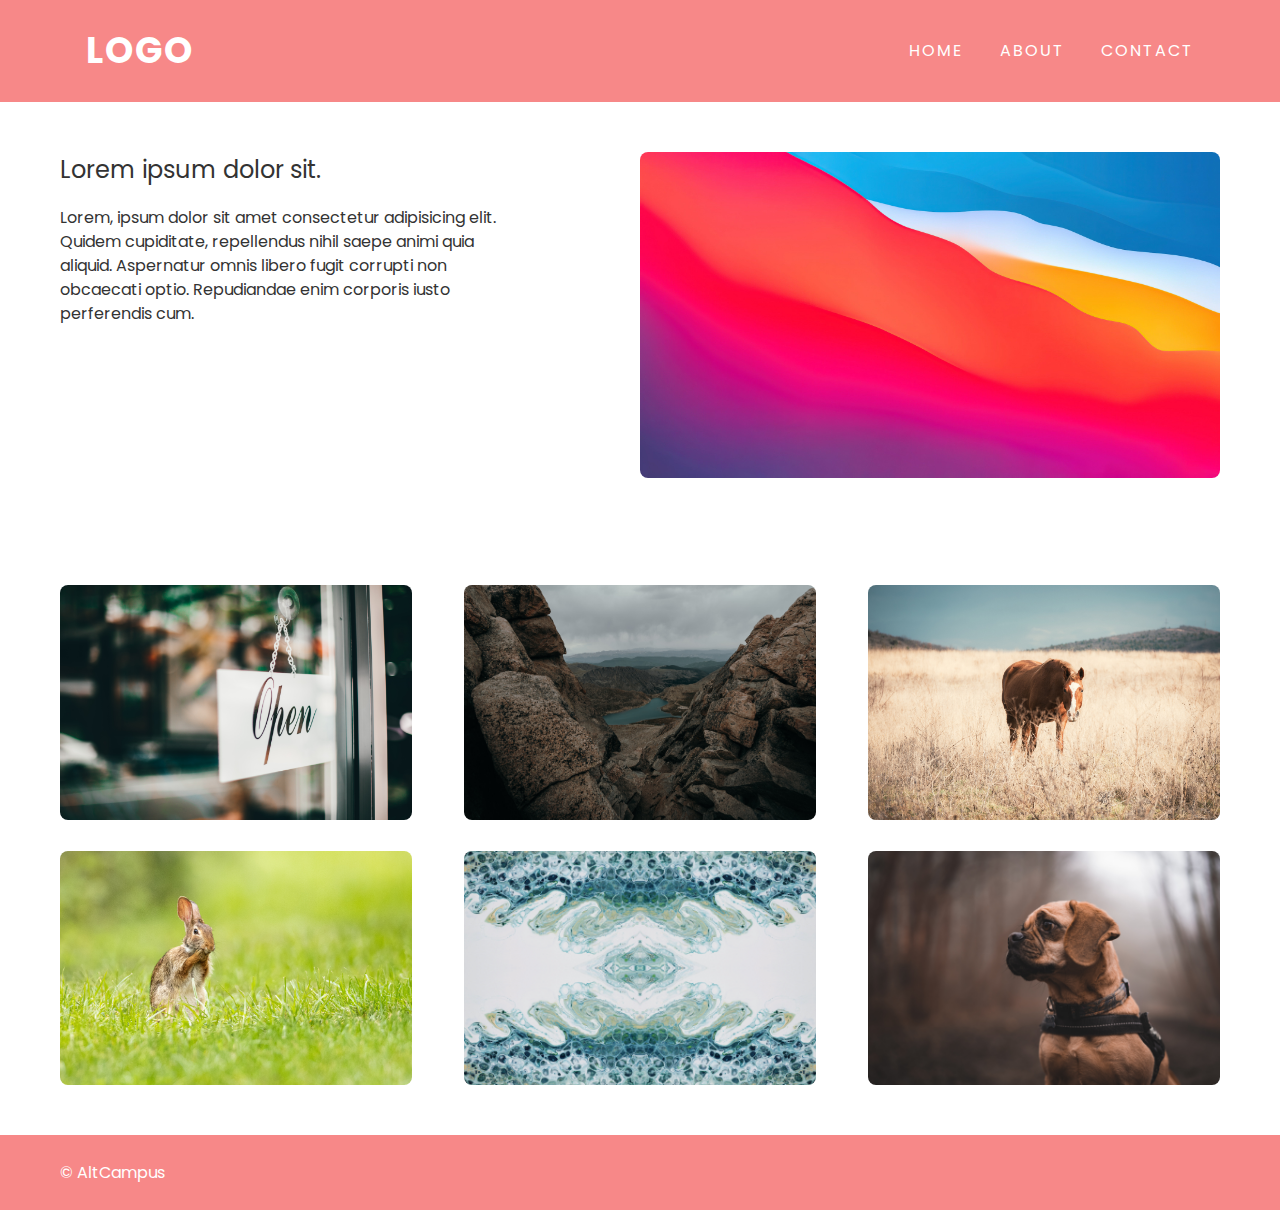
<file: block-BHaabk/index.html>
<!-- 
1. Create a simple page having a header, main content, and a footer.

2. Inside the header keep the brand name to the left and all the navigation to the right.

4. Inside the main content take an article section having two columns. In the first column put a heading and some introductory text of the article and in the second column take an image.

5. After the article section, take a gallery section, in which there will be two rows and in both the row there will be three columns. Each column must have a different image.

6. After the gallery section footer will come.

7. Use flexbox properties and values to create columns.
 -->
<!DOCTYPE html>
<html lang="en">
  <head>
    <meta charset="UTF-8" />
    <meta http-equiv="X-UA-Compatible" content="IE=edge" />
    <meta name="viewport" content="width=device-width, initial-scale=1.0" />
    <title>Blog and Gallery | Flexbox</title>
    <link rel="stylesheet" href="assests/stylesheet/style.css" />
    <link
      rel="stylesheet"
      href="https://cdnjs.cloudflare.com/ajax/libs/font-awesome/6.0.0-beta3/css/all.min.css"
      integrity="sha512-Fo3rlrZj/k7ujTnHg4CGR2D7kSs0v4LLanw2qksYuRlEzO+tcaEPQogQ0KaoGN26/zrn20ImR1DfuLWnOo7aBA=="
      crossorigin="anonymous"
      referrerpolicy="no-referrer"
    />
  </head>
  <body>
    <header>
      <div class="nav-container">
        <a href="#">
          <h1 class="logo">Logo</h1>
        </a>
        <nav class="nav">
          <a href="#">Home</a>
          <a href="#">About</a>
          <a href="#">Contact</a>
        </nav>
      </div>
    </header>
    <main>
      <div class="container">
        <section class="article-section">
          <article class="article">
            <h2>Lorem ipsum dolor sit.</h2>
            <p>
              Lorem, ipsum dolor sit amet consectetur adipisicing elit. Quidem
              cupiditate, repellendus nihil saepe animi quia aliquid. Aspernatur
              omnis libero fugit corrupti non obcaecati optio. Repudiandae enim
              corporis iusto perferendis cum.
            </p>
          </article>
          <div class="article-img">
            <img
              src="assests/media/wp9139426-mac-os-big-sur-4k-wallpapers.jpg"
              alt="mac wallpaper"
            />
          </div>
        </section>

        <section class="gallery">
          <img
            src="assests/media/anima-visual-PS_-DwoNUJ4-unsplash.jpg"
            alt="window"
          />
          <img
            src="assests/media/clay-banks-33BrkP9x8Cw-unsplash.jpg"
            alt="clay banks"
          />
          <img
            src="assests/media/james-kovin-QtBRQw0rFLE-unsplash.jpg"
            alt="horse"
          />
          <img
            src="assests/media/mathew-schwartz-7gl8ffzOwZU-unsplash.jpg"
            alt="rabbit"
          />
          <img
            src="assests/media/susan-wilkinson-YOpB7OifsZQ-unsplash.jpg"
            alt="water"
          />
          <img
            src="assests/media/tom-hills-BxQ2RosF3A8-unsplash.jpg"
            alt="dog"
          />
        </section>
      </div>
    </main>
    <footer>
      <div class="container footer-container">
        <p>&copy; AltCampus</p>
        <nav>
          <a href="#"><i class="fab fa-facebook-f"></i></a>
          <a href="#"><i class="fab fa-twitter"></i></a>
          <a href="#"><i class="fab fa-instagram"></i></a>
        </nav>
      </div>
    </footer>
  </body>
</html>
</file>
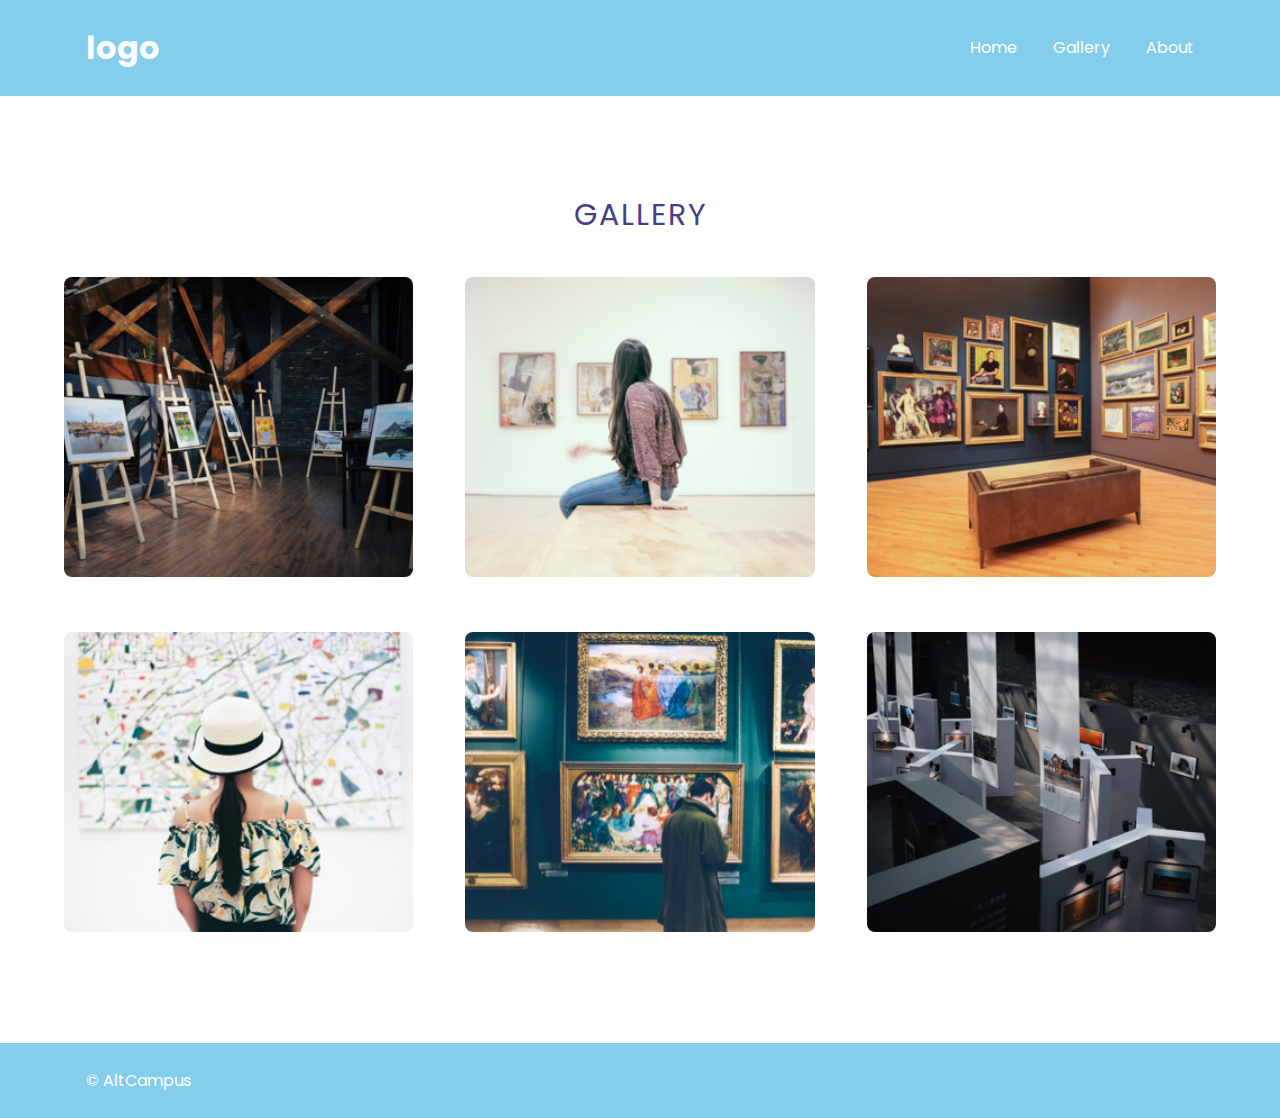
<file: block-BHaabn/index.html>
<!-- 
- Create a gallery using flexbox according to the layout shown below.

![Flex Shrink Property](https://raw.githubusercontent.com/suraj122/AC-STYLE-images/master/flexbox/ex-1.png)

- Using CSS resets is necessary.
- Use semantic tags and keep the nesting and indentation proper.
-->
<!DOCTYPE html>
<html lang="en">
  <head>
    <meta charset="UTF-8" />
    <meta http-equiv="X-UA-Compatible" content="IE=edge" />
    <meta name="viewport" content="width=device-width, initial-scale=1.0" />
    <title>Gallery | Flexbox</title>
    <link rel="stylesheet" href="assets/stylesheet/style.css" />
    <link
      rel="stylesheet"
      href="https://cdnjs.cloudflare.com/ajax/libs/font-awesome/6.0.0-beta3/css/all.min.css"
      integrity="sha512-Fo3rlrZj/k7ujTnHg4CGR2D7kSs0v4LLanw2qksYuRlEzO+tcaEPQogQ0KaoGN26/zrn20ImR1DfuLWnOo7aBA=="
      crossorigin="anonymous"
      referrerpolicy="no-referrer"
    />
  </head>
  <body>
    <header class="header">
      <div class="container flex">
        <a href="#">
          <h1 class="logo">logo</h1>
        </a>
        <nav class="nav">
          <a href="#">Home</a>
          <a href="#">Gallery</a>
          <a href="#">About</a>
        </nav>
      </div>
    </header>
    <main>
      <div class="container">
        <header>
          <h2>Gallery</h2>
        </header>
        <div class="flex">
          <div class="gallery-img">
            <img src="assets/media/01.png" alt="01" />
          </div>
          <div class="gallery-img">
            <img src="assets/media/02.png" alt="02" />
          </div>
          <div class="gallery-img">
            <img src="assets/media/03.png" alt="03" />
          </div>
        </div>
        <div class="flex">
          <div class="gallery-img">
            <img src="assets/media/04.png" alt="04" />
          </div>
          <div class="gallery-img">
            <img src="assets/media/05.png" alt="05" />
          </div>
          <div class="gallery-img">
            <img src="assets/media/06.png" alt="06" />
          </div>
        </div>
      </div>
    </main>
    <footer>
      <div class="container flex">
        <p>&copy; AltCampus</p>
        <nav>
          <a href="#"><i class="fab fa-facebook-f"></i></a>
          <a href="#"><i class="fab fa-twitter"></i></a>
          <a href="#"><i class="fab fa-linkedin-in"></i></a>
        </nav>
      </div>
    </footer>
  </body>
</html>
</file>
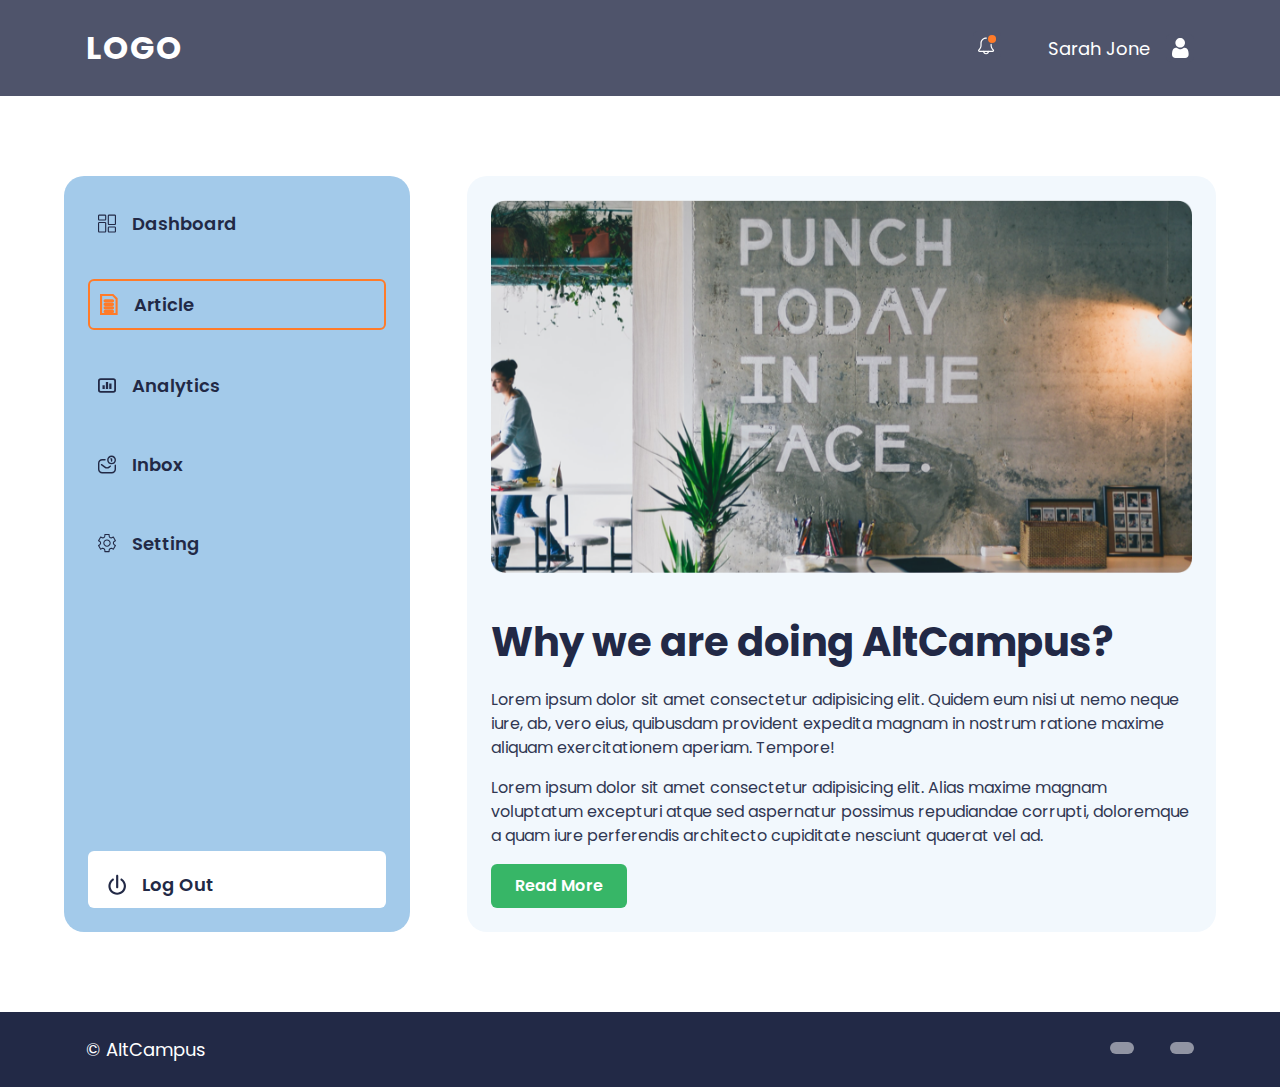
<file: block-BHaabo/index.html>
<!-- 
- Create a page using flexbox according to the layout shown below.

![Flex Shrink Property](https://raw.githubusercontent.com/suraj122/AC-STYLE-images/master/flexbox/ex-2.png)

- Using CSS resets is necessary.
- Use semantic tags and keep the nesting and indentation proper. 
-->
<!DOCTYPE html>
<html lang="en">
  <head>
    <meta charset="UTF-8" />
    <meta http-equiv="X-UA-Compatible" content="IE=edge" />
    <meta name="viewport" content="width=device-width, initial-scale=1.0" />
    <title>Blog Dashboard | Flexbox</title>
    <link rel="stylesheet" href="assets/stylesheet/style.css" />
    <link
      rel="stylesheet"
      href="https://cdnjs.cloudflare.com/ajax/libs/font-awesome/6.0.0-beta3/css/all.min.css"
      integrity="sha512-Fo3rlrZj/k7ujTnHg4CGR2D7kSs0v4LLanw2qksYuRlEzO+tcaEPQogQ0KaoGN26/zrn20ImR1DfuLWnOo7aBA=="
      crossorigin="anonymous"
      referrerpolicy="no-referrer"
    />
  </head>
  <body>
    <header class="header">
      <div class="container flex">
        <a href="#" class="logo">LOGO</a>
        <nav class="nav flex">
          <a href="#"><img src="assets/icons/bell.svg" alt="bell" /></a>
          <a class="user flex" href="#">
            <p>Sarah Jone</p>
            <img class="user-icon" src="assets/icons/user.svg" alt="user" />
          </a>
        </nav>
      </div>
    </header>
    <main>
      <div class="container flex">
        <aside class="aside">
          <nav class="aside-nav">
            <a class="option" href="#">
              <img src="assets/icons/dashboard.svg" alt="dashboard" />
              <p class="option-type">Dashboard</p>
            </a>
            <a class="option option-article" href="#">
              <img src="assets/icons/article.svg" alt="article" />
              <p class="option-type article">Article</p>
            </a>
            <a class="option" href="#">
              <img src="assets/icons/analytics.svg" alt="analytics" />
              <p class="option-type">Analytics</p>
            </a>
            <a class="option" href="#">
              <img src="assets/icons/inbox.svg" alt="inbox" />
              <p class="option-type">Inbox</p>
            </a>
            <a class="option" href="#">
              <img src="assets/icons/setting.svg" alt="setting" />
              <p class="option-type">Setting</p>
            </a>
          </nav>
          <div class="aside-div">
            <a class="option" href="#">
              <img src="assets/icons/log-out.svg" alt="log-out" />
              <p class="option-type">Log Out</p>
            </a>
          </div>
        </aside>
        <section class="hero-section">
          <article class="hero-article">
            <img class="hero-img" src="assets/media/01.png" alt="01" />
            <h1 class="hero-heading">Why we are doing AltCampus?</h1>
            <p class="hero-text">
              Lorem ipsum dolor sit amet consectetur adipisicing elit. Quidem
              eum nisi ut nemo neque iure, ab, vero eius, quibusdam provident
              expedita magnam in nostrum ratione maxime aliquam exercitationem
              aperiam. Tempore!
            </p>
            <p class="hero-text">
              Lorem ipsum dolor sit amet consectetur adipisicing elit. Alias
              maxime magnam voluptatum excepturi atque sed aspernatur possimus
              repudiandae corrupti, doloremque a quam iure perferendis
              architecto cupiditate nesciunt quaerat vel ad.
            </p>
            <a href="#" class="read-more">Read More</a>
          </article>
        </section>
      </div>
    </main>
    <footer>
      <div class="container flex">
        <p>&copy; AltCampus</p>
        <nav>
          <a href="#"><i class="fab fa-facebook-f"></i></a>
          <a href="#"><i class="fab fa-twitter"></i></a>
        </nav>
      </div>
    </footer>
  </body>
</html>
</file>
<file: block-BHaabk/assests/stylesheet/style.css>
/* http://meyerweb.com/eric/tools/css/reset/ 
   v2.0 | 20110126
   License: none (public domain)
*/
@import url("https://fonts.googleapis.com/css2?family=Poppins:wght@300;400;500;700&display=swap");

html,
body,
div,
span,
applet,
object,
iframe,
h1,
h2,
h3,
h4,
h5,
h6,
p,
blockquote,
pre,
a,
abbr,
acronym,
address,
big,
cite,
code,
del,
dfn,
em,
img,
ins,
kbd,
q,
s,
samp,
small,
strike,
strong,
sub,
sup,
tt,
var,
b,
u,
i,
center,
dl,
dt,
dd,
ol,
ul,
li,
fieldset,
form,
label,
legend,
table,
caption,
tbody,
tfoot,
thead,
tr,
th,
td,
article,
aside,
canvas,
details,
embed,
figure,
figcaption,
footer,
header,
hgroup,
menu,
nav,
output,
ruby,
section,
summary,
time,
mark,
audio,
video {
  margin: 0;
  padding: 0;
  border: 0;
  font-size: 100%;
  font: inherit;
  vertical-align: baseline;
}
/* HTML5 display-role reset for older browsers */
article,
aside,
details,
figcaption,
figure,
footer,
header,
hgroup,
menu,
nav,
section {
  display: block;
}
body {
  line-height: 1;
}
ol,
ul {
  list-style: none;
}
blockquote,
q {
  quotes: none;
}
blockquote:before,
blockquote:after,
q:before,
q:after {
  content: "";
  content: none;
}
table {
  border-collapse: collapse;
  border-spacing: 0;
}
*,
*::before,
*::after {
  box-sizing: border-box;
}
body {
  font-size: 16px;
  line-height: 1.5;
  color: #333;
  font-family: "Poppins", sans-serif;
}
a {
  text-decoration: none;
  color: #fff;
}
img {
  width: 100%;
  border-radius: 8px;
}
.nav-container {
  width: 90%;
  max-width: 1160px;
  margin: 0 auto;
  display: flex;
  justify-content: space-between;
  align-items: center;
}
.container {
  max-width: 1160px;
  width: 100%;
  margin: 0 auto;
}
/* Header */
header {
  background: #f78888;
  padding: 24px;
}
.logo {
  font-size: 36px;
  font-weight: bold;
}
.nav a {
  margin-left: 32px;
}
.logo,
.nav a {
  text-transform: uppercase;
  letter-spacing: 2px;
}
.nav a:hover {
  border-bottom: 1px solid #fff;
}
/* Article Section */
.article-section {
  display: flex;
  justify-content: space-between;
  align-items: flex-start;
  padding: 50px 0;
}
.article {
  width: 40%;
}
.article-img {
  width: 50%;
}
h2 {
  font-size: 24px;
  margin-bottom: 18px;
}
/* Gallery  */
.gallery {
  display: flex;
  flex-wrap: wrap;
  height: 600px;
  justify-content: space-between;
  align-content: space-between;
  padding: 50px 0;
}
.gallery img {
  width: 30.33%;
}
/* Footer */
footer {
  padding: 24px;
  background: #f78888;
  color: #fff;
}
.footer-container {
  display: flex;
  justify-content: space-between;
  align-items: center;
}
footer a {
  margin-left: 32px;
  font-size: 18px;
}
</file>
<file: block-BHaabn/assets/stylesheet/style.css>
/* http://meyerweb.com/eric/tools/css/reset/ 
   v2.0 | 20110126
   License: none (public domain)
*/
@import url("https://fonts.googleapis.com/css2?family=Poppins:wght@300;400;500;700&display=swap");

html,
body,
div,
span,
applet,
object,
iframe,
h1,
h2,
h3,
h4,
h5,
h6,
p,
blockquote,
pre,
a,
abbr,
acronym,
address,
big,
cite,
code,
del,
dfn,
em,
img,
ins,
kbd,
q,
s,
samp,
small,
strike,
strong,
sub,
sup,
tt,
var,
b,
u,
i,
center,
dl,
dt,
dd,
ol,
ul,
li,
fieldset,
form,
label,
legend,
table,
caption,
tbody,
tfoot,
thead,
tr,
th,
td,
article,
aside,
canvas,
details,
embed,
figure,
figcaption,
footer,
header,
hgroup,
menu,
nav,
output,
ruby,
section,
summary,
time,
mark,
audio,
video {
  margin: 0;
  padding: 0;
  border: 0;
  font-size: 100%;
  font: inherit;
  vertical-align: baseline;
}
/* HTML5 display-role reset for older browsers */
article,
aside,
details,
figcaption,
figure,
footer,
header,
hgroup,
menu,
nav,
section {
  display: block;
}
body {
  line-height: 1;
}
ol,
ul {
  list-style: none;
}
blockquote,
q {
  quotes: none;
}
blockquote:before,
blockquote:after,
q:before,
q:after {
  content: "";
  content: none;
}
table {
  border-collapse: collapse;
  border-spacing: 0;
}

*,
*::before,
*::after {
  box-sizing: border-box;
}

body {
  font-size: 16px;
  line-height: 1.5;
  color: #333;
  font-family: "Poppins", sans-serif;
}

img {
  width: 100%;
}

.container {
  max-width: 1200px;
  width: 90%;
  margin: 0 auto;
}

.flex {
  display: flex;
  justify-content: space-between;
  align-items: center;
}

/* Header */
.header {
  padding: 24px;
  background: #84ceeb;
}

.header a {
  text-decoration: none;
  color: #fff;
}

.logo .nav a {
  text-transform: uppercase;
  letter-spacing: 2px;
}
.logo {
  font-size: 32px;
  font-weight: bold;
}
.nav a {
  margin-left: 32px;
}
.nav a:hover {
  border-bottom: 1px solid #fff;
}
/* Gallery */
main {
  padding: 80px 0;
}
h2 {
  text-align: center;
  font-size: 30px;
  letter-spacing: 2px;
  text-transform: uppercase;
  margin: 16px;
  color: darkslateblue;
}
.gallery-img {
  width: 30.33%;
  padding: 24px 0;
}
.gallery-img img {
  height: 300px;
  border-radius: 8px;
  object-fit: cover;
}
/* Footer */
footer {
  padding: 24px;
  background: #84ceeb;
  color: #fff;
}
footer nav a {
  margin-left: 32px;
  color: #fff;
  font-size: 18px;
}
</file>
<file: block-BHaabo/assets/stylesheet/style.css>
/* http://meyerweb.com/eric/tools/css/reset/ 
   v2.0 | 20110126
   License: none (public domain)
*/

@import url("https://fonts.googleapis.com/css2?family=Poppins:wght@300;400;500;700&display=swap");

html,
body,
div,
span,
applet,
object,
iframe,
h1,
h2,
h3,
h4,
h5,
h6,
p,
blockquote,
pre,
a,
abbr,
acronym,
address,
big,
cite,
code,
del,
dfn,
em,
img,
ins,
kbd,
q,
s,
samp,
small,
strike,
strong,
sub,
sup,
tt,
var,
b,
u,
i,
center,
dl,
dt,
dd,
ol,
ul,
li,
fieldset,
form,
label,
legend,
table,
caption,
tbody,
tfoot,
thead,
tr,
th,
td,
article,
aside,
canvas,
details,
embed,
figure,
figcaption,
footer,
header,
hgroup,
menu,
nav,
output,
ruby,
section,
summary,
time,
mark,
audio,
video {
  margin: 0;
  padding: 0;
  border: 0;
  font-size: 100%;
  font: inherit;
  vertical-align: baseline;
}
/* HTML5 display-role reset for older browsers */
article,
aside,
details,
figcaption,
figure,
footer,
header,
hgroup,
menu,
nav,
section {
  display: block;
}
body {
  line-height: 1;
}
ol,
ul {
  list-style: none;
}
blockquote,
q {
  quotes: none;
}
blockquote:before,
blockquote:after,
q:before,
q:after {
  content: "";
  content: none;
}
table {
  border-collapse: collapse;
  border-spacing: 0;
}

*,
*::before,
*::after {
  box-sizing: border-box;
}
/* General */
body {
  line-height: 1.5;
  color: #333;
  font-family: "Poppins", sans-serif;
}
a {
  text-decoration: none;
}
img {
  width: 100%;
}

/* Container */
.container {
  max-width: 1200px;
  width: 90%;
  margin: 0 auto;
}

/* Flex */
.flex {
  display: flex;
  justify-content: space-between;
  align-items: center;
}

/* Header */
.header {
  padding: 24px;
  color: #fff;
  background: #4f546b;
}

.logo {
  color: #fff;
  text-decoration: none;
  font-size: 32px;
  text-transform: uppercase;
  letter-spacing: 2px;
  font-weight: bold;
  width: 80%;
}
.nav {
  width: 20%;
}
.user p {
  font-size: 18px;
  color: #fff;
}
.user-icon {
  margin-left: 16px;
  width: 28px;
}
/* Hero Section */
main {
  margin: 80px 0;
}
.hero-section {
  background: #f2f8fd;
  padding: 24px;
  border-radius: 20px;
  width: 65%;
}
.hero-img {
  margin-bottom: 16px;
}
.hero-heading {
  margin: 16px 0;
  font-size: 40px;
  font-weight: bold;
  color: #222946;
}
.hero-text {
  margin: 16px 0;
  color: #303752;
}
.read-more {
  display: inline-block;
  padding: 10px 24px;
  color: #fff;
  background: #37b667;
  border-radius: 6px;
  font-weight: 600;
}

/* Aside */
aside {
  align-self: stretch;
  background: #a3caea;
  padding: 24px;
  border-radius: 20px;
  width: 30%;
  display: flex;
  flex-direction: column;
  justify-content: space-between;
}
.aside-nav {
  height: 93%;
}
.aside-div {
  height: 7%;
}
.aside-div .option {
  margin-bottom: 0;
}
.option {
  display: flex;
  margin-bottom: 32px;
  padding: 10px;
}
.option img {
  width: 18px;
}
.option-type {
  margin-left: 16px;
  color: #222946;
  font-weight: 600;
  font-size: 18px;
}

.option-article {
  border: 2px solid #ff7b29;
  border-radius: 6px;
}

.aside-div {
  height: 8%;
  background: #fff;
  padding: 10px;
  border-radius: 6px;
}

/* Footer */
footer {
  background: #222946;
  padding: 24px;
  color: #fff;
}
footer p {
  font-size: 18px;
}
footer a {
  color: #222946;
  display: inline-block;
  padding: 6px 12px;
  border-radius: 10px;
  margin-left: 32px;
  background: rgba(255, 255, 255, 0.5);
}
footer a:hover {
  background: rgba(255, 255, 255, 1);
}
</file>
